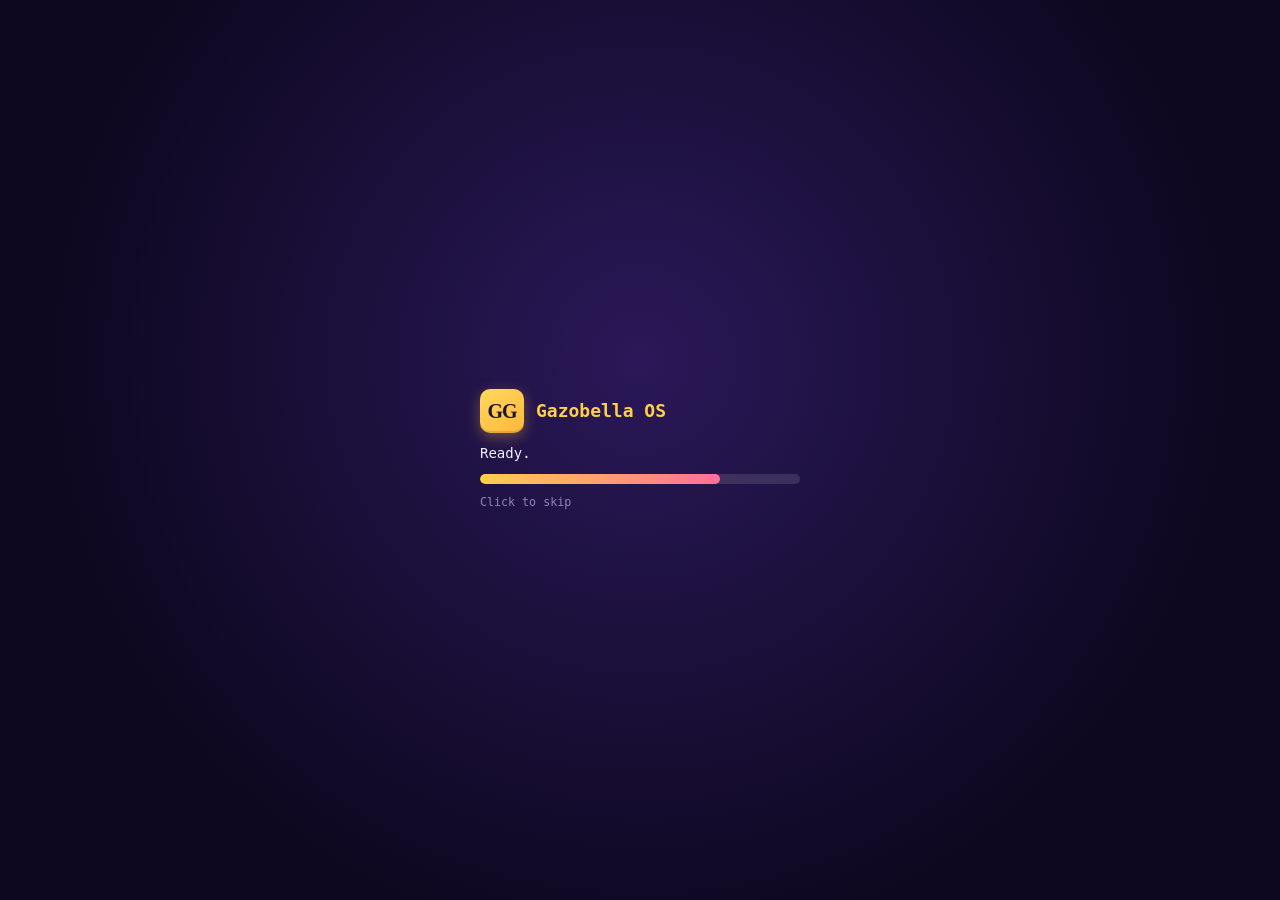
<file: index.html>
<!doctype html>
<html lang="tr" data-theme="night">
<head>
<meta charset="utf-8">
<meta name="viewport" content="width=device-width,initial-scale=1">
<title>Gazobella Games</title>
<link rel="icon" href="data:image/svg+xml,%3Csvg xmlns=%27http://www.w3.org/2000/svg%27 viewBox=%270 0 64 64%27%3E%3Crect x=%274%27 y=%274%27 width=%2756%27 height=%2756%27 rx=%2712%27 fill=%27%23ffcf4a%27 stroke=%27%2316131f%27 stroke-width=%275%27/%3E%3Ctext x=%2732%27 y=%2741%27 font-family=%27Georgia,serif%27 font-weight=%27bold%27 font-size=%2726%27 text-anchor=%27middle%27 fill=%27%2316131f%27%3EGG%3C/text%3E%3C/svg%3E">
<meta name="description" content="Gazobella Games: PC ve mobil için tuhaf fikirli oyunlar geliştiren bağımsız stüdyo. Painting Crew Simulator (PC, Steam Erken Erişim yakında) ve Clone Runner (Android).">
<meta name="theme-color" content="#1a1036">
<link rel="alternate" hreflang="tr" href="https://gazida.github.io/gazobellagames/?lang=tr">
<link rel="alternate" hreflang="en" href="https://gazida.github.io/gazobellagames/?lang=en">
<link rel="alternate" hreflang="x-default" href="https://gazida.github.io/gazobellagames/">
<script>try{if(localStorage.getItem('gz-theme')==='day')document.documentElement.dataset.theme='day'}catch(e){}</script>
<script>(function(){var d=document.documentElement,l=null,s=null;try{var m=/[?&]lang=(en|tr)\b/i.exec(location.search);if(m)l=m[1].toLowerCase()}catch(e){}if(!l){try{s=localStorage.getItem('gz-lang')}catch(e){}if(s==='en'||s==='tr')l=s}if(!l){var n=navigator.languages&&navigator.languages.length?navigator.languages:[navigator.language||''];l='en';for(var i=0;i<n.length;i++)if(/^tr\b/i.test(n[i]||'')){l='tr';break}}d.lang=l;if(l!=='tr')d.className+=' l10n-wait'})()</script>
<link rel="preconnect" href="https://fonts.googleapis.com">
<link rel="preconnect" href="https://fonts.gstatic.com" crossorigin>
<link rel="stylesheet" href="https://fonts.googleapis.com/css2?family=Pixelify+Sans:wght@500;700&amp;display=swap">
<link rel="stylesheet" href="os.css?v=6">
</head>
<body>

<!-- İkon seti -->
<svg width="0" height="0" style="position:absolute" aria-hidden="true" focusable="false">
<defs>
<symbol id="i-home" viewBox="0 0 24 24"><path d="M3 11.5 12 4l9 7.5"/><path d="M5.5 9.8V20h13V9.8"/><path d="M10 20v-5.5h4V20"/></symbol>
<symbol id="i-game" viewBox="0 0 24 24"><path d="M7 7h10a5 5 0 0 1 4.9 6l-.7 3.4a2.4 2.4 0 0 1-4.2 1L15 15H9l-2 2.4a2.4 2.4 0 0 1-4.2-1L2.1 13A5 5 0 0 1 7 7Z"/><path d="M7.5 10v3.5M5.8 11.8h3.5"/><circle cx="16" cy="10.6" r=".6"/><circle cx="17.6" cy="12.8" r=".6"/></symbol>
<symbol id="i-roller" viewBox="0 0 24 24"><rect x="3" y="3" width="15" height="6" rx="2"/><path d="M18 6h2.5v5.5H11v3"/><rect x="9.5" y="14.5" width="3" height="7" rx="1"/></symbol>
<symbol id="i-loop" viewBox="0 0 24 24"><rect x="6" y="2.5" width="12" height="19" rx="2.5"/><path d="M14.6 10.2a3 3 0 1 0 .3 2.6"/><path d="M15 8.4v2.2h-2.2"/></symbol>
<symbol id="i-doc" viewBox="0 0 24 24"><path d="M6 2.8h8l4.5 4.5V21H6Z"/><path d="M14 2.8v4.5h4.5M9 12h6M9 15.5h6M9 19h3.5"/></symbol>
<symbol id="i-press" viewBox="0 0 24 24"><path d="M3.5 8.5h17V20h-17Z"/><path d="M3.5 8.5 6 4h12l2.5 4.5"/><path d="M12 11v6M9.5 14.5 12 17l2.5-2.5"/></symbol>
<symbol id="i-info" viewBox="0 0 24 24"><circle cx="12" cy="12" r="9"/><path d="M9.6 9.5a2.5 2.5 0 1 1 3.4 2.3c-.6.3-1 .8-1 1.5v.7"/><circle cx="12" cy="17" r=".6"/></symbol>
<symbol id="i-mail" viewBox="0 0 24 24"><rect x="3" y="5" width="18" height="14" rx="2.5"/><path d="m4 7 8 6 8-6"/></symbol>
<symbol id="i-lock" viewBox="0 0 24 24"><rect x="4.5" y="10.5" width="15" height="10.5" rx="2.5"/><path d="M8 10.5V7.5a4 4 0 0 1 8 0v3M12 14.5v2.5"/></symbol>
<symbol id="i-trash" viewBox="0 0 24 24"><path d="M4 6.5h16M9.5 6.5V4h5v2.5M6 6.5l1 14h10l1-14M10 10.5v6.5M14 10.5v6.5"/></symbol>
<symbol id="i-search" viewBox="0 0 24 24"><circle cx="10.5" cy="10.5" r="6.5"/><path d="m15.5 15.5 5 5"/></symbol>
<symbol id="i-bell" viewBox="0 0 24 24"><path d="M6 16.5V11a6 6 0 0 1 12 0v5.5l1.8 2H4.2Z"/><path d="M10 20.5a2 2 0 0 0 4 0"/></symbol>
<symbol id="i-moon" viewBox="0 0 24 24"><path d="M20 14.5A8 8 0 0 1 9.5 4a8 8 0 1 0 10.5 10.5Z"/></symbol>
<symbol id="i-sun" viewBox="0 0 24 24"><circle cx="12" cy="12" r="4.2"/><path d="M12 2.5v2.2M12 19.3v2.2M2.5 12h2.2M19.3 12h2.2M5.3 5.3l1.6 1.6M17.1 17.1l1.6 1.6M5.3 18.7l1.6-1.6M17.1 6.9l1.6-1.6"/></symbol>
<symbol id="i-min" viewBox="0 0 24 24"><path d="M6 12.5h12"/></symbol>
<symbol id="i-max" viewBox="0 0 24 24"><rect x="6" y="6" width="12" height="12" rx="2"/></symbol>
<symbol id="i-x" viewBox="0 0 24 24"><path d="m6.5 6.5 11 11M17.5 6.5l-11 11"/></symbol>
<symbol id="i-chev" viewBox="0 0 24 24"><path d="m9.5 6 6 6-6 6"/></symbol>
<symbol id="i-back" viewBox="0 0 24 24"><path d="m14.5 6-6 6 6 6"/></symbol>
<symbol id="i-clock" viewBox="0 0 24 24"><circle cx="12" cy="12" r="8.5"/><path d="M12 7.5V12l3 2"/></symbol>
<symbol id="i-globe" viewBox="0 0 24 24"><circle cx="12" cy="12" r="8.5"/><path d="M3.5 12h17M12 3.5c2.6 2.4 3.8 5.2 3.8 8.5s-1.2 6.1-3.8 8.5c-2.6-2.4-3.8-5.2-3.8-8.5S9.4 5.9 12 3.5Z"/></symbol>
<symbol id="i-shield" viewBox="0 0 24 24"><path d="M12 3 4.5 6v5.5c0 4.6 3.2 8 7.5 9.5 4.3-1.5 7.5-4.9 7.5-9.5V6Z"/><path d="m9 12 2.2 2.2L15.5 10"/></symbol>
<symbol id="i-cube" viewBox="0 0 100 100"><path d="M50 4 92 27 50 50 8 27Z" fill="var(--cube-top)"/><path d="M8 27 50 50v46L8 73Z" fill="var(--cube-left)"/><path d="M92 27 50 50v46l42-23Z" fill="var(--cube-right)"/></symbol>
</defs>
</svg>

<div id="boot" aria-hidden="true"><div><b><span class="gg">GG</span> Gazobella OS</b><span id="boot-line" data-i18n="boot.0">Çekirdek yükleniyor…</span><i><em id="boot-bar"></em></i><small data-i18n="boot.skip">Geçmek için tıkla</small></div></div>

<h1 class="sr">Gazobella Games</h1>

<!-- Duvar kâğıdı: parıltılar, küpler, yapraklar, boya tuvali -->
<div class="wall" aria-hidden="true">
  <div class="glow g1"></div><div class="glow g2"></div><div class="glow g3"></div><div class="glow g4"></div>
  <div class="cubes">
    <svg class="cube" style="--x:31%;--y:62%;--s:64px;--d:19s;--r:-12deg"><use href="#i-cube"/></svg>
    <svg class="cube" style="--x:47%;--y:73%;--s:46px;--d:23s;--r:18deg"><use href="#i-cube"/></svg>
    <svg class="cube" style="--x:62%;--y:12%;--s:34px;--d:17s;--r:8deg"><use href="#i-cube"/></svg>
    <svg class="cube" style="--x:79%;--y:47%;--s:72px;--d:26s;--r:14deg"><use href="#i-cube"/></svg>
    <svg class="cube" style="--x:93%;--y:30%;--s:40px;--d:21s;--r:-20deg"><use href="#i-cube"/></svg>
    <svg class="cube" style="--x:11%;--y:88%;--s:52px;--d:24s;--r:22deg"><use href="#i-cube"/></svg>
    <svg class="cube" style="--x:57%;--y:92%;--s:30px;--d:18s;--r:-6deg"><use href="#i-cube"/></svg>
  </div>
  <svg class="leaves" viewBox="0 0 1600 900" preserveAspectRatio="xMidYMax slice">
    <g class="lf1"><path d="M0 900V610c60 10 120 60 150 140 20-90 90-150 170-150-40 60-50 140-20 300Z"/><path d="M90 900c10-120 60-210 150-260-20 90-10 180 30 260Z"/></g>
    <g class="lf2"><path d="M200 900c30-70 90-120 170-130-40 40-60 90-60 130Z"/><path d="M1600 900V640c-70 0-140 50-170 130-20-60-70-100-130-110 30 70 40 150 20 240Z"/></g>
  </svg>
  <canvas id="paint"></canvas>
</div>

<!-- Üst çubuk -->
<header class="bar">
  <button class="brand" type="button" data-open="w-about" aria-label="Gazobella OS hakkında" data-i18n-attr="aria-label:brand"><span class="gg">GG</span><span class="brand-name">Gazobella OS</span></button>
  <div class="search" role="search">
    <svg class="ico" aria-hidden="true"><use href="#i-search"/></svg>
    <input id="q" type="search" placeholder="Ara…" autocomplete="off" spellcheck="false" role="combobox" aria-label="Pencere ve oyun ara" aria-autocomplete="list" aria-expanded="false" aria-controls="q-list" data-i18n-attr="placeholder:q.ph,aria-label:q.label">
    <kbd aria-hidden="true">/</kbd>
    <ul id="q-list" class="pop q-list" role="listbox" aria-label="Arama sonuçları" data-i18n-attr="aria-label:q.results" hidden></ul>
  </div>
  <div class="bar-right">
    <div class="pop-wrap">
      <button id="bell" class="icon-btn" type="button" aria-label="Bildirimler" data-i18n-attr="aria-label:bell" aria-expanded="false" aria-controls="notes"><svg class="ico" aria-hidden="true"><use href="#i-bell"/></svg><span class="dot" hidden></span></button>
      <div id="notes" class="pop notes" hidden>
        <p class="pop-h" data-i18n="bell.h">Son haberler</p>
        <ul id="notes-list"></ul>
        <button type="button" class="pop-more" data-open="w-devlog"><span data-i18n="bell.more">Tüm devlog</span> <svg class="ico" aria-hidden="true"><use href="#i-chev"/></svg></button>
      </div>
    </div>
    <nav class="links" aria-label="Ana menü" data-i18n-attr="aria-label:nav"><button type="button" data-open="w-games" data-i18n="nav.games">Oyunlar</button><button type="button" data-open="w-devlog">DevLog</button><button type="button" data-open="w-press" data-i18n="nav.press">Basın</button><button type="button" data-open="w-contact" data-i18n="nav.contact">İletişim</button></nav>
    <span id="clock" aria-hidden="true">--:--</span>
    <button id="roller" class="icon-btn" type="button" aria-label="Masaüstünü boya" aria-pressed="false" title="Masaüstünü boya" data-i18n-attr="aria-label:roller,title:roller"><svg class="ico" aria-hidden="true"><use href="#i-roller"/></svg></button>
    <button id="theme" class="icon-btn moon" type="button" aria-label="Gündüz temasına geç" title="Tema" data-i18n-attr="title:theme"><svg class="ico i-moon" aria-hidden="true"><use href="#i-moon"/></svg><svg class="ico i-sun" aria-hidden="true"><use href="#i-sun"/></svg></button>
    <div class="lang" role="group" aria-label="Dil / Language"><button type="button" data-lang="tr" lang="tr" aria-label="Türkçe" aria-pressed="true">TR</button><button type="button" data-lang="en" lang="en" aria-label="English" aria-pressed="false">EN</button></div>
  </div>
</header>

<!-- Boya araç çubuğu (easter egg) -->
<div id="paintbar" class="paintbar" role="toolbar" aria-label="Boya araçları" data-i18n-attr="aria-label:pb" hidden>
  <span class="pb-t" data-i18n="pb.t">Rulo modu</span>
  <button type="button" class="sw on" style="--c:#ffcf4a" data-c="#ffcf4a" aria-label="Sarı" data-i18n-attr="aria-label:c.yellow" aria-pressed="true"></button>
  <button type="button" class="sw" style="--c:#4fd6c4" data-c="#4fd6c4" aria-label="Turkuaz" data-i18n-attr="aria-label:c.teal" aria-pressed="false"></button>
  <button type="button" class="sw" style="--c:#ff6f9a" data-c="#ff6f9a" aria-label="Pembe" data-i18n-attr="aria-label:c.pink" aria-pressed="false"></button>
  <button type="button" class="sw" style="--c:#ff9f55" data-c="#ff9f55" aria-label="Turuncu" data-i18n-attr="aria-label:c.orange" aria-pressed="false"></button>
  <button type="button" class="sw" style="--c:#2f5fd0" data-c="#2f5fd0" aria-label="Lacivert" data-i18n-attr="aria-label:c.navy" aria-pressed="false"></button>
  <button type="button" id="pb-clear" class="pb-btn" data-i18n="pb.clear">Temizle</button>
  <button type="button" id="pb-done" class="pb-btn on" data-i18n="pb.done">Bitti</button>
</div>

<!-- Sol dock -->
<nav class="side" id="side" aria-label="Uygulamalar" data-i18n-attr="aria-label:side">
  <button type="button" class="ic home" data-home aria-current="page"><i><svg aria-hidden="true"><use href="#i-home"/></svg></i><span data-i18n="side.home">Ana Sayfa</span></button>
  <button type="button" class="ic" data-open="w-games" style="--c:var(--violet)"><i><svg aria-hidden="true"><use href="#i-game"/></svg></i><span data-i18n="nav.games">Oyunlar</span></button>
  <button type="button" class="ic" data-open="w-paint" style="--c:var(--orange)"><i><svg aria-hidden="true"><use href="#i-roller"/></svg></i><span>Painting Crew</span></button>
  <button type="button" class="ic" data-open="w-clone" style="--c:var(--green)"><i><svg aria-hidden="true"><use href="#i-loop"/></svg></i><span>Clone Runner</span></button>
  <button type="button" class="ic" data-open="w-devlog" style="--c:var(--pink)"><i><svg aria-hidden="true"><use href="#i-doc"/></svg></i><span>Devlog</span></button>
  <button type="button" class="ic" data-open="w-press" style="--c:var(--blue)"><i><svg aria-hidden="true"><use href="#i-press"/></svg></i><span data-i18n="side.press">Basın kiti</span></button>
  <button type="button" class="ic" data-open="w-about" style="--c:var(--lilac)"><i><svg aria-hidden="true"><use href="#i-info"/></svg></i><span data-i18n="side.about">Hakkımızda</span></button>
  <button type="button" class="ic" data-open="w-contact" style="--c:var(--teal)"><i><svg aria-hidden="true"><use href="#i-mail"/></svg></i><span data-i18n="nav.contact">İletişim</span></button>
  <button type="button" class="ic" data-open="w-locked" style="--c:var(--slate)"><i><svg aria-hidden="true"><use href="#i-lock"/></svg></i><span data-i18n="side.locked">Gizli Proje</span></button>
  <button type="button" class="ic" data-open="w-trash" style="--c:var(--slate)"><i><svg aria-hidden="true"><use href="#i-trash"/></svg></i><span data-i18n="trash">Çöp kutusu</span></button>
</nav>

<main class="desk" id="desk">

<!-- Painting Crew Simulator -->
<section class="win" id="w-paint" aria-label="Painting Crew Simulator" data-task="PaintingCrew.exe" data-ic="i-roller" style="--c:var(--orange)" data-keys="painting crew simulator boya badana boyaci pc steam simulasyon oyun">
<div class="tb"><span class="tt"><i class="wic"><svg aria-hidden="true"><use href="#i-roller"/></svg></i><span>PaintingCrew.exe — PC</span></span><span class="ctl"><button type="button" data-min aria-label="Küçült"><svg aria-hidden="true"><use href="#i-min"/></svg></button><button type="button" data-max aria-label="Büyüt"><svg aria-hidden="true"><use href="#i-max"/></svg></button><button type="button" data-close aria-label="Kapat"><svg aria-hidden="true"><use href="#i-x"/></svg></button></span></div>
<div class="bd">
<a class="hero" href="img/pcs/hero.jpg?v=5" data-lb><img src="img/pcs/hero.jpg?v=5" width="1600" height="900" alt="Kiremit rengine boyanmış, mobilyalı salon; yerde boya kovaları ve fırçalar" data-i18n-attr="alt:pcs.hero"></a>
<h2>Painting Crew Simulator</h2>
<p data-i18n="pcs.desc">Kendi küçük boya badana dükkânının patronusun. İlan panosundan işi kap, malzemeyi hazırla ve daireyi usulünce yap: naylonla ört, kazı, alçıyı çek, zımparala, fırça ve bantla kenarları kes, ruloyla iki kat at. Temiz iş, dolgun yevmiye; kazandıkça daha iyi aletler, renk makinesinde özel karışımlar ve daha büyük işler seni bekliyor.</p>
<p class="tags"><span>PC</span><span data-i18n="tag.sim">Simülasyon</span><span data-i18n="tag.fps">Birinci şahıs</span><span>Unity 6</span><span class="st" data-i18n="tag.ea">Steam Erken Erişim · yakında</span></p>
<button type="button" class="cta" disabled><svg class="ico" aria-hidden="true"><use href="#i-clock"/></svg><span data-i18n="pcs.cta">Steam sayfası yakında</span></button>
<video class="clip" controls playsinline preload="none" poster="img/pcs/poster.jpg?v=5" width="1920" height="1080" aria-label="Painting Crew Simulator oynanış videosu" data-i18n-attr="aria-label:pcs.video"><source src="img/pcs/oynanis.mp4?v=5" type="video/mp4"></video>
<div class="gal wide">
<a href="img/pcs/shot1.jpg?v=5" data-lb><img loading="lazy" src="img/pcs/shot1.jpg?v=5" width="1280" height="720" alt="Birinci şahıs görünüm: elde rulo, gri duvarın yarısı kiremit rengine boyanmış, koltuk naylonla örtülü" data-i18n-attr="alt:pcs.s1"></a>
<a href="img/pcs/shot2.jpg?v=5" data-lb><img loading="lazy" src="img/pcs/shot2.jpg?v=5" width="1280" height="720" alt="Boyaya hazırlanmış oda: ortaya çekilip naylonla örtülmüş mobilyalar" data-i18n-attr="alt:pcs.s2"></a>
<a href="img/pcs/shot3.jpg?v=5" data-lb><img loading="lazy" src="img/pcs/shot3.jpg?v=5" width="1280" height="720" alt="İş teslimi: odanın önceki ve sonraki hâlini karşılaştıran kaydırma çubuğu" data-i18n-attr="alt:pcs.s3"></a>
<a href="img/pcs/shot4.jpg?v=5" data-lb><img loading="lazy" src="img/pcs/shot4.jpg?v=5" width="1280" height="720" alt="Cadde mağazasının içi: dolu raflar ve alışveriş yapan müşteriler" data-i18n-attr="alt:pcs.s4"></a>
<a href="img/pcs/shot5.jpg?v=5" data-lb><img loading="lazy" src="img/pcs/shot5.jpg?v=5" width="1280" height="720" alt="Mahalle dükkânının sokaktan görünümü: İyi Boya tabelası ve kırmızı tente" data-i18n-attr="alt:pcs.s5"></a>
</div>
</div></section>

<!-- Clone Runner -->
<section class="win" id="w-clone" aria-label="Clone Runner" data-task="CloneRunner.apk" data-ic="i-loop" style="--c:var(--green)" data-keys="clone runner klon android mobil zaman kule bulmaca oyun">
<div class="tb"><span class="tt"><i class="wic"><svg aria-hidden="true"><use href="#i-loop"/></svg></i><span>CloneRunner.apk — Android</span></span><span class="ctl"><button type="button" data-min aria-label="Küçült"><svg aria-hidden="true"><use href="#i-min"/></svg></button><button type="button" data-max aria-label="Büyüt"><svg aria-hidden="true"><use href="#i-max"/></svg></button><button type="button" data-close aria-label="Kapat"><svg aria-hidden="true"><use href="#i-x"/></svg></button></span></div>
<div class="bd">
<a class="hero shot" href="img/menu_giris.png" data-lb><img src="img/menu_giris.png" width="1440" height="3088" alt="Clone Runner ana menüsü" data-i18n-attr="alt:cr.hero"></a>
<h2>Clone Runner</h2>
<p data-i18n="cr.desc">Zaman Kulesi'nde stajyerin ilk günü. Kırmızı düğmeye dokundun, kule kilitlendi. Her denemen geride bir yankı bırakır: yankın butona basar, kapıdan sen geçersin.</p>
<p class="tags"><span>Android</span><span data-i18n="tag.timing">Zamanlama bulmacası</span><span class="st">Beta · V0.4</span></p>
<div class="gal">
<a href="img/menu_harita.png" data-lb><img loading="lazy" src="img/menu_harita.png" width="1440" height="3088" alt="Kule haritası" data-i18n-attr="alt:cr.s1"></a>
<a href="img/preview_level4_timeloop.png" data-lb><img loading="lazy" src="img/preview_level4_timeloop.png" width="540" height="960" alt="Laboratuvar bölümü" data-i18n-attr="alt:cr.s2"></a>
<a href="img/preview_forest_kit_level10.png" data-lb><img loading="lazy" src="img/preview_forest_kit_level10.png" width="540" height="960" alt="Orman katı" data-i18n-attr="alt:cr.s3"></a>
<a href="img/l21_game.png" data-lb><img loading="lazy" src="img/l21_game.png" width="540" height="960" alt="Mağara katı" data-i18n-attr="alt:cr.s4"></a>
<a href="img/menu_uzay.png" data-lb><img loading="lazy" src="img/menu_uzay.png" width="1440" height="3088" alt="Uzay katı haritası" data-i18n-attr="alt:cr.s5"></a>
<a href="img/flow_level_complete.png" data-lb><img loading="lazy" src="img/flow_level_complete.png" width="1440" height="3088" alt="Bölüm tamamlandı ekranı" data-i18n-attr="alt:cr.s6"></a>
</div>
<p class="note" data-i18n="cr.videos">Oynanış videoları yakında.</p>
</div>
<div class="ft"><a class="btn" href="privacy-policy.html" target="_blank" rel="noopener" data-i18n-attr="href:cr.privacyHref"><svg class="ico" aria-hidden="true"><use href="#i-shield"/></svg><span data-i18n="cr.privacy">Gizlilik Politikası</span></a></div>
</section>

<!-- Devlog -->
<section class="win term" id="w-devlog" aria-label="Devlog" data-task="devlog.txt" data-ic="i-doc" style="--c:var(--pink)" data-keys="devlog gunluk haberler guncelleme notlar">
<div class="tb"><span class="tt"><i class="wic"><svg aria-hidden="true"><use href="#i-doc"/></svg></i><span>devlog.txt</span></span><span class="ctl"><button type="button" data-min aria-label="Küçült"><svg aria-hidden="true"><use href="#i-min"/></svg></button><button type="button" data-max aria-label="Büyüt"><svg aria-hidden="true"><use href="#i-max"/></svg></button><button type="button" data-close aria-label="Kapat"><svg aria-hidden="true"><use href="#i-x"/></svg></button></span></div>
<div class="bd mono log">
<p data-d="20.11"><b data-i18n="log.d7">20.11</b><span data-i18n="log.7">Painting Crew Simulator: üç boy dükkân, resimli toptancı ve hazır renkler.</span></p>
<p data-d="19.11"><b data-i18n="log.d6">19.11</b><span data-i18n="log.6">Painting Crew Simulator: iş teslimi. Önce/sonra karşılaştırması ve müşterinin tepkisi.</span></p>
<p data-d="14.11"><b data-i18n="log.d1">14.11</b><span data-i18n="log.1">Painting Crew Simulator: fragman kurgusu tamamlandı.</span></p>
<p data-d="08.11"><b data-i18n="log.d2">08.11</b><span data-i18n="log.2">Painting Crew Simulator: usta dükkânı ve şehir haritası.</span></p>
<p data-d="25.10"><b data-i18n="log.d3">25.10</b><span data-i18n="log.3">Clone Runner: Kat 2, orman bölümleri ve platformlar.</span></p>
<p data-d="23.10"><b data-i18n="log.d4">23.10</b><span data-i18n="log.4">Clone Runner: giriş sinematiği. Stajyer kırmızı düğmeye dokundu.</span></p>
<p data-d="22.10"><b data-i18n="log.d5">22.10</b><span data-i18n="log.5">Clone Runner: ilk oynanabilir prototip.</span></p>
<p class="prompt">&gt; <span class="cur">█</span></p>
</div></section>

<!-- Oyunlar klasörü -->
<section class="win" id="w-games" aria-label="Oyunlarım" data-task="oyunlar/" data-ic="i-game" style="--c:var(--violet)" data-keys="oyunlar oyunlarim liste pc mobil klasor" data-i18n-attr="aria-label:games.t,data-task:games.task">
<div class="tb"><span class="tt"><i class="wic"><svg aria-hidden="true"><use href="#i-game"/></svg></i><span data-i18n="games.t">Oyunlarım</span></span><span class="ctl"><button type="button" data-min aria-label="Küçült"><svg aria-hidden="true"><use href="#i-min"/></svg></button><button type="button" data-max aria-label="Büyüt"><svg aria-hidden="true"><use href="#i-max"/></svg></button><button type="button" data-close aria-label="Kapat"><svg aria-hidden="true"><use href="#i-x"/></svg></button></span></div>
<div class="bd">
<div class="filters" role="group" aria-label="Platform filtresi" data-i18n-attr="aria-label:games.filter"><button type="button" class="on" aria-pressed="true" data-f="all" data-i18n="games.all">Tümü</button><button type="button" aria-pressed="false" data-f="pc">PC</button><button type="button" aria-pressed="false" data-f="mobile" data-i18n="games.mobile">Mobil</button></div>
<ul class="list">
<li data-p="pc"><button type="button" data-open="w-paint"><i style="--c:var(--orange)">PC</i><span><b>Painting Crew Simulator</b><small data-i18n="games.pcs">PC · Erken Erişim yakında</small></span><svg class="chev" aria-hidden="true"><use href="#i-chev"/></svg></button></li>
<li data-p="mobile"><button type="button" data-open="w-clone"><i style="--c:var(--teal)">CR</i><span><b>Clone Runner</b><small>Android · Beta</small></span><svg class="chev" aria-hidden="true"><use href="#i-chev"/></svg></button></li>
<li data-p="pc"><button type="button" data-open="w-locked"><i style="--c:var(--violet)">?</i><span><b data-i18n="games.secret">gizli_proje</b><small data-i18n="games.restricted">Erişim kısıtlı</small></span><svg class="chev" aria-hidden="true"><use href="#i-chev"/></svg></button></li>
</ul>
</div></section>

<!-- Basın kiti -->
<section class="win" id="w-press" hidden aria-label="Basın kiti" data-task="basin_kiti.zip" data-ic="i-press" style="--c:var(--blue)" data-keys="basin kiti press kit logo ekran goruntusu bilgi" data-i18n-attr="aria-label:side.press,data-task:press.task">
<div class="tb"><span class="tt"><i class="wic"><svg aria-hidden="true"><use href="#i-press"/></svg></i><span data-i18n="press.task">basin_kiti.zip</span></span><span class="ctl"><button type="button" data-min aria-label="Küçült"><svg aria-hidden="true"><use href="#i-min"/></svg></button><button type="button" data-max aria-label="Büyüt"><svg aria-hidden="true"><use href="#i-max"/></svg></button><button type="button" data-close aria-label="Kapat"><svg aria-hidden="true"><use href="#i-x"/></svg></button></span></div>
<div class="bd">
<p data-i18n="press.contents">İçindekiler:</p>
<ul class="files"><li>logo/ <small>SVG, PNG</small></li><li data-i18n-html="press.shots">ekran_goruntuleri/ <small>her oyun için</small></li><li data-i18n="press.sheet">bilgi_foyu.pdf</li><li data-i18n="press.trailers">fragmanlar/</li></ul>
<button type="button" class="cta small" disabled data-i18n="press.dl">İndir (hazırlanıyor)</button>
<p class="note" data-i18n="press.note">Şimdilik basın talepleri için e-posta atın.</p>
</div></section>

<!-- Hakkımızda -->
<section class="win" id="w-about" hidden aria-label="Hakkımızda" data-task="hakkimizda.txt" data-ic="i-info" style="--c:var(--lilac)" data-keys="hakkimizda studyo gazobella games unity blender" data-i18n-attr="aria-label:about.label,data-task:about.task">
<div class="tb"><span class="tt"><i class="wic"><svg aria-hidden="true"><use href="#i-info"/></svg></i><span data-i18n="about.task">hakkimizda.txt</span></span><span class="ctl"><button type="button" data-min aria-label="Küçült"><svg aria-hidden="true"><use href="#i-min"/></svg></button><button type="button" data-max aria-label="Büyüt"><svg aria-hidden="true"><use href="#i-max"/></svg></button><button type="button" data-close aria-label="Kapat"><svg aria-hidden="true"><use href="#i-x"/></svg></button></span></div>
<div class="bd">
<h2>Gazobella Games</h2>
<p data-i18n="about.1">Gazobella Games, PC ve mobil için oyunlar geliştiren bağımsız bir stüdyo. Oyunlar Unity ile geliştiriliyor, modeller Blender'da hazırlanıyor.</p>
<p data-i18n="about.2">Sevdiğimiz şey: tek cümleyle anlatılabilen, ama oynadıkça tuhaflaşan fikirler.</p>
</div></section>

<!-- İletişim -->
<section class="win" id="w-contact" hidden aria-label="İletişim" data-task="iletisim.mail" data-ic="i-mail" style="--c:var(--teal)" data-keys="iletisim e-posta mail iletisim basin is birligi geri bildirim" data-i18n-attr="aria-label:nav.contact,data-task:contact.task">
<div class="tb"><span class="tt"><i class="wic"><svg aria-hidden="true"><use href="#i-mail"/></svg></i><span data-i18n="contact.task">iletisim.mail</span></span><span class="ctl"><button type="button" data-min aria-label="Küçült"><svg aria-hidden="true"><use href="#i-min"/></svg></button><button type="button" data-max aria-label="Büyüt"><svg aria-hidden="true"><use href="#i-max"/></svg></button><button type="button" data-close aria-label="Kapat"><svg aria-hidden="true"><use href="#i-x"/></svg></button></span></div>
<div class="bd">
<p class="mono mailhead" data-i18n-html="contact.head">Kime: Gazobella Games<br>Konu: Merhaba!</p>
<p data-i18n="contact.body">Geri bildirim, iş birliği ya da basın için yazın.</p>
<a class="cta small" href="mailto:fourmalgames4@gmail.com"><svg class="ico" aria-hidden="true"><use href="#i-mail"/></svg><span data-i18n="contact.send">E-posta gönder</span></a>
</div></section>

<!-- Gizli proje -->
<section class="win alert" id="w-locked" hidden aria-label="Erişim reddedildi" data-task="gizli_proje/" data-ic="i-lock" style="--c:var(--slate)" data-keys="gizli proje kilitli yeni dunya" data-i18n-attr="aria-label:locked.label,data-task:locked.task">
<div class="tb"><span class="tt"><i class="wic"><svg aria-hidden="true"><use href="#i-lock"/></svg></i><span data-i18n="locked.task">gizli_proje/</span></span><span class="ctl"><button type="button" data-close aria-label="Kapat"><svg aria-hidden="true"><use href="#i-x"/></svg></button></span></div>
<div class="bd">
<p><b data-i18n="locked.h">Erişim reddedildi.</b></p>
<p data-i18n="locked.body">Bu klasör henüz kilitli. İpucu: ışıklar yeni bir dünyada yanacak.</p>
<button type="button" class="cta small" data-close data-i18n="locked.ok">Tamam</button>
</div></section>

<!-- Çöp kutusu -->
<section class="win term" id="w-trash" hidden aria-label="Çöp kutusu" data-task="Çöp kutusu" data-ic="i-trash" style="--c:var(--slate)" data-keys="cop kutusu silinenler trash" data-i18n-attr="aria-label:trash,data-task:trash">
<div class="tb"><span class="tt"><i class="wic"><svg aria-hidden="true"><use href="#i-trash"/></svg></i><span data-i18n="trash.t">Çöp kutusu (3)</span></span><span class="ctl"><button type="button" data-min aria-label="Küçült"><svg aria-hidden="true"><use href="#i-min"/></svg></button><button type="button" data-max aria-label="Büyüt"><svg aria-hidden="true"><use href="#i-max"/></svg></button><button type="button" data-close aria-label="Kapat"><svg aria-hidden="true"><use href="#i-x"/></svg></button></span></div>
<div class="bd mono">
<p data-i18n-html="trash.1">✗ kirmizi_dugme_v1 <small>— herkes bastı</small></p>
<p data-i18n-html="trash.2">✗ sonsuz_koridor <small>— gerçekten sonsuzdu</small></p>
<p data-i18n-html="trash.3">✗ klon_dans_modu <small>— fazla eğlenceli</small></p>
</div></section>
</main>

<!-- Maskot: retro monitör, masa ve selam -->
<div class="mascot" id="mascot">
  <p class="bubble" id="bubble" aria-live="polite"></p>
  <button type="button" class="mon-btn" id="mon" aria-label="Monitöre dokun: yüzünü değiştir" data-i18n-attr="aria-label:mon">
  <svg class="scene" viewBox="0 0 340 250" aria-hidden="true">
    <defs>
      <linearGradient id="m-body" x1="0" y1="0" x2="1" y2="1"><stop offset="0" stop-color="var(--mon-a)"/><stop offset="1" stop-color="var(--mon-b)"/></linearGradient>
      <radialGradient id="m-screen" cx=".5" cy=".5" r=".7"><stop offset="0" stop-color="#4a2a12"/><stop offset="1" stop-color="#1c0f08"/></radialGradient>
      <linearGradient id="m-desk" x1="0" y1="0" x2="0" y2="1"><stop offset="0" stop-color="var(--desk-a)"/><stop offset="1" stop-color="var(--desk-b)"/></linearGradient>
      <filter id="m-glow" x="-30%" y="-30%" width="160%" height="160%"><feGaussianBlur stdDeviation="2.4" result="b"/><feMerge><feMergeNode in="b"/><feMergeNode in="SourceGraphic"/></feMerge></filter>
    </defs>
    <ellipse cx="200" cy="168" rx="120" ry="70" fill="#ffb84a" opacity=".16"/>
    <!-- masa -->
    <path d="M0 176h340v74H0Z" fill="url(#m-desk)"/>
    <path d="M0 176h340v5H0Z" fill="var(--desk-edge)"/>
    <!-- kitaplar ve kupa -->
    <rect x="34" y="160" width="74" height="16" rx="3" fill="#5d3fb0"/>
    <rect x="40" y="147" width="64" height="13" rx="3" fill="#3f2b85"/>
    <rect x="44" y="149" width="56" height="2" fill="#8f73ee" opacity=".6"/>
    <g transform="translate(52 112)"><path d="M0 4h28v27a5 5 0 0 1-5 5H5a5 5 0 0 1-5-5Z" fill="#cfc6ea"/><path d="M28 10h4a6 6 0 0 1 0 12h-4" fill="none" stroke="#cfc6ea" stroke-width="4"/><ellipse cx="14" cy="4" rx="14" ry="3" fill="#8f86b0"/><text x="14" y="25" text-anchor="middle" font-family="Georgia,serif" font-weight="700" font-size="11" fill="#2a1f45">GG</text><path class="steam" d="M9-4c-3-5 3-7 0-12M18-4c-3-5 3-7 0-12" fill="none" stroke="#fff" stroke-opacity=".35" stroke-width="2" stroke-linecap="round"/></g>
    <!-- monitör -->
    <path d="M176 176l8-16h52l8 16Z" fill="var(--mon-b)"/>
    <rect x="128" y="20" width="184" height="146" rx="26" fill="url(#m-body)"/>
    <rect x="128" y="20" width="184" height="146" rx="26" fill="none" stroke="#fff" stroke-opacity=".18" stroke-width="2"/>
    <rect x="144" y="34" width="152" height="114" rx="18" fill="#140b24"/>
    <rect x="152" y="41" width="136" height="100" rx="14" fill="url(#m-screen)"/>
    <rect class="screen-glow" x="152" y="41" width="136" height="100" rx="14" fill="#ffcf4a" opacity=".07"/>
    <g id="face" filter="url(#m-glow)" fill="#ffd54a" transform="translate(175 56)"></g>
    <path d="M160 48c20-6 50-7 74-4" stroke="#fff" stroke-opacity=".12" stroke-width="5" stroke-linecap="round" fill="none"/>
    <circle cx="292" cy="156" r="3.2" fill="#6ff0a0"/>
    <path d="M300 60v40M306 64v32" stroke="#000" stroke-opacity=".22" stroke-width="3" stroke-linecap="round"/>
    <path d="M312 140c18 4 22 20 28 36" stroke="#1b1233" stroke-width="4" fill="none"/>
  </svg>
  </button>
  <p class="hello" aria-hidden="true"><span data-i18n="hello">selam, oyuncu.</span>
    <svg class="uline" viewBox="0 0 300 24" preserveAspectRatio="none"><path d="M4 16C60 8 140 6 210 9c34 1.5 60 4 86 8" fill="none" stroke="var(--accent)" stroke-width="5" stroke-linecap="round"/><path d="M120 19c50-3 100-3 150 1" fill="none" stroke="var(--accent)" stroke-width="3" stroke-linecap="round" opacity=".6"/></svg>
  </p>
</div>

<footer class="dock" id="dock" aria-label="Görev çubuğu" data-i18n-attr="aria-label:dock"></footer>

<div id="lb" role="dialog" aria-modal="true" aria-label="Görsel önizleme" data-i18n-attr="aria-label:lb" hidden>
  <figure><img alt=""><figcaption><span id="lb-cap"></span><span id="lb-n"></span></figcaption></figure>
  <button type="button" class="lb-btn lb-prev" aria-label="Önceki görsel" data-i18n-attr="aria-label:lb.prev"><svg aria-hidden="true"><use href="#i-back"/></svg></button>
  <button type="button" class="lb-btn lb-next" aria-label="Sonraki görsel" data-i18n-attr="aria-label:lb.next"><svg aria-hidden="true"><use href="#i-chev"/></svg></button>
  <button type="button" class="lb-btn lb-close" aria-label="Kapat" data-i18n-attr="aria-label:win.close"><svg aria-hidden="true"><use href="#i-x"/></svg></button>
</div>
<script src="i18n.js?v=6"></script>
<script src="os.js?v=6"></script>
</body>
</html>
</file>
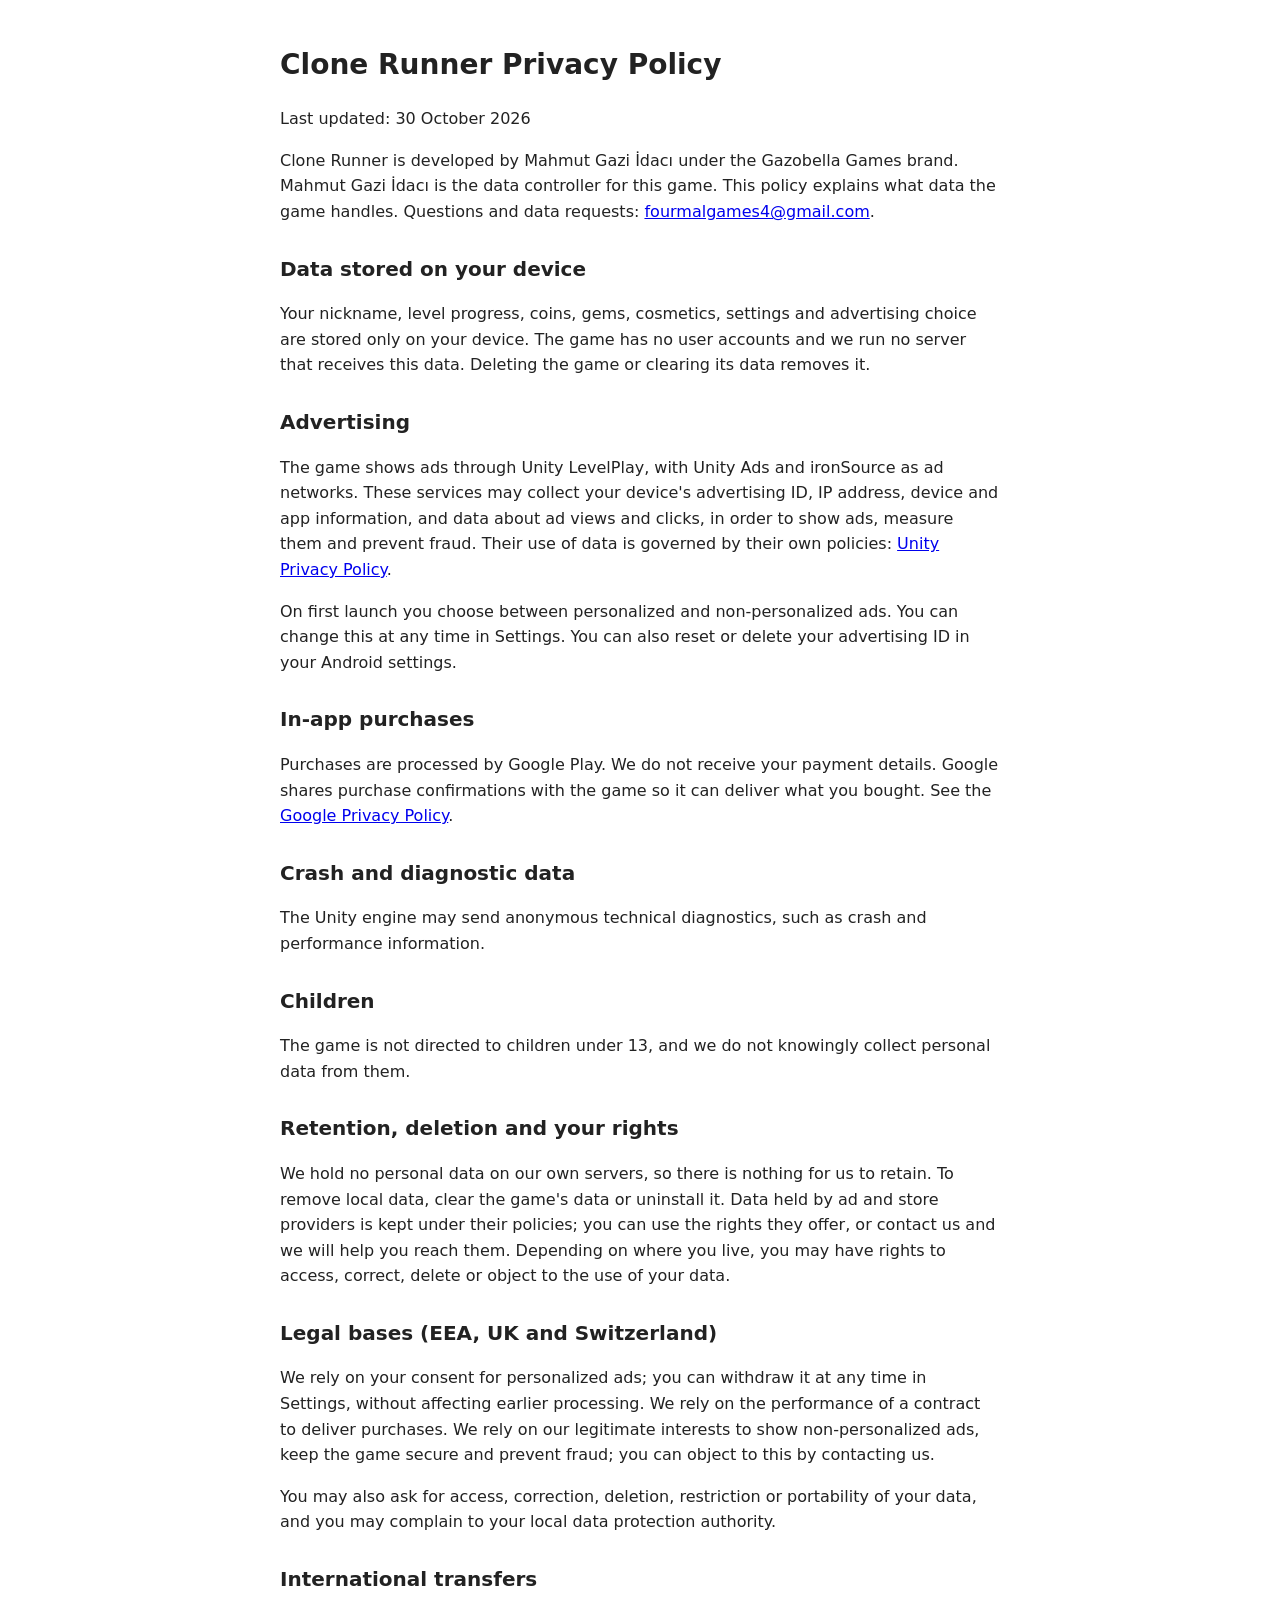
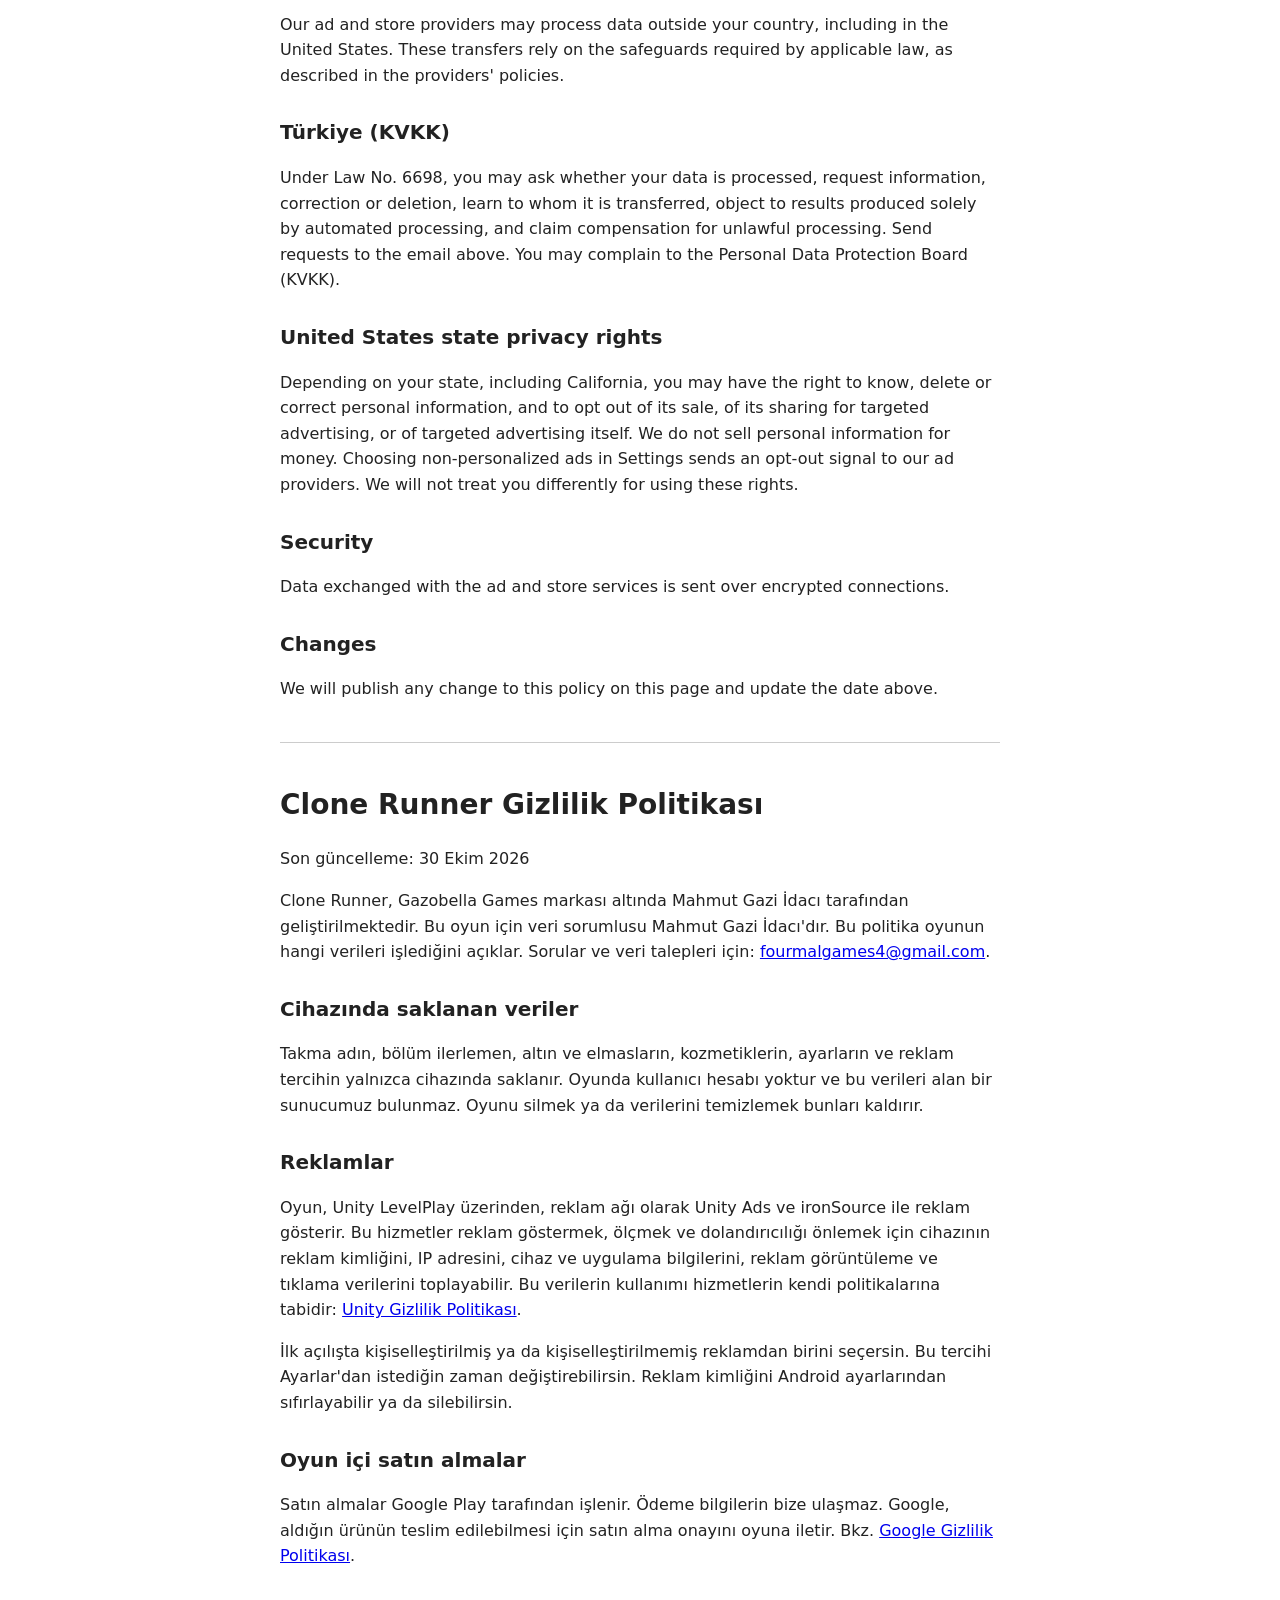
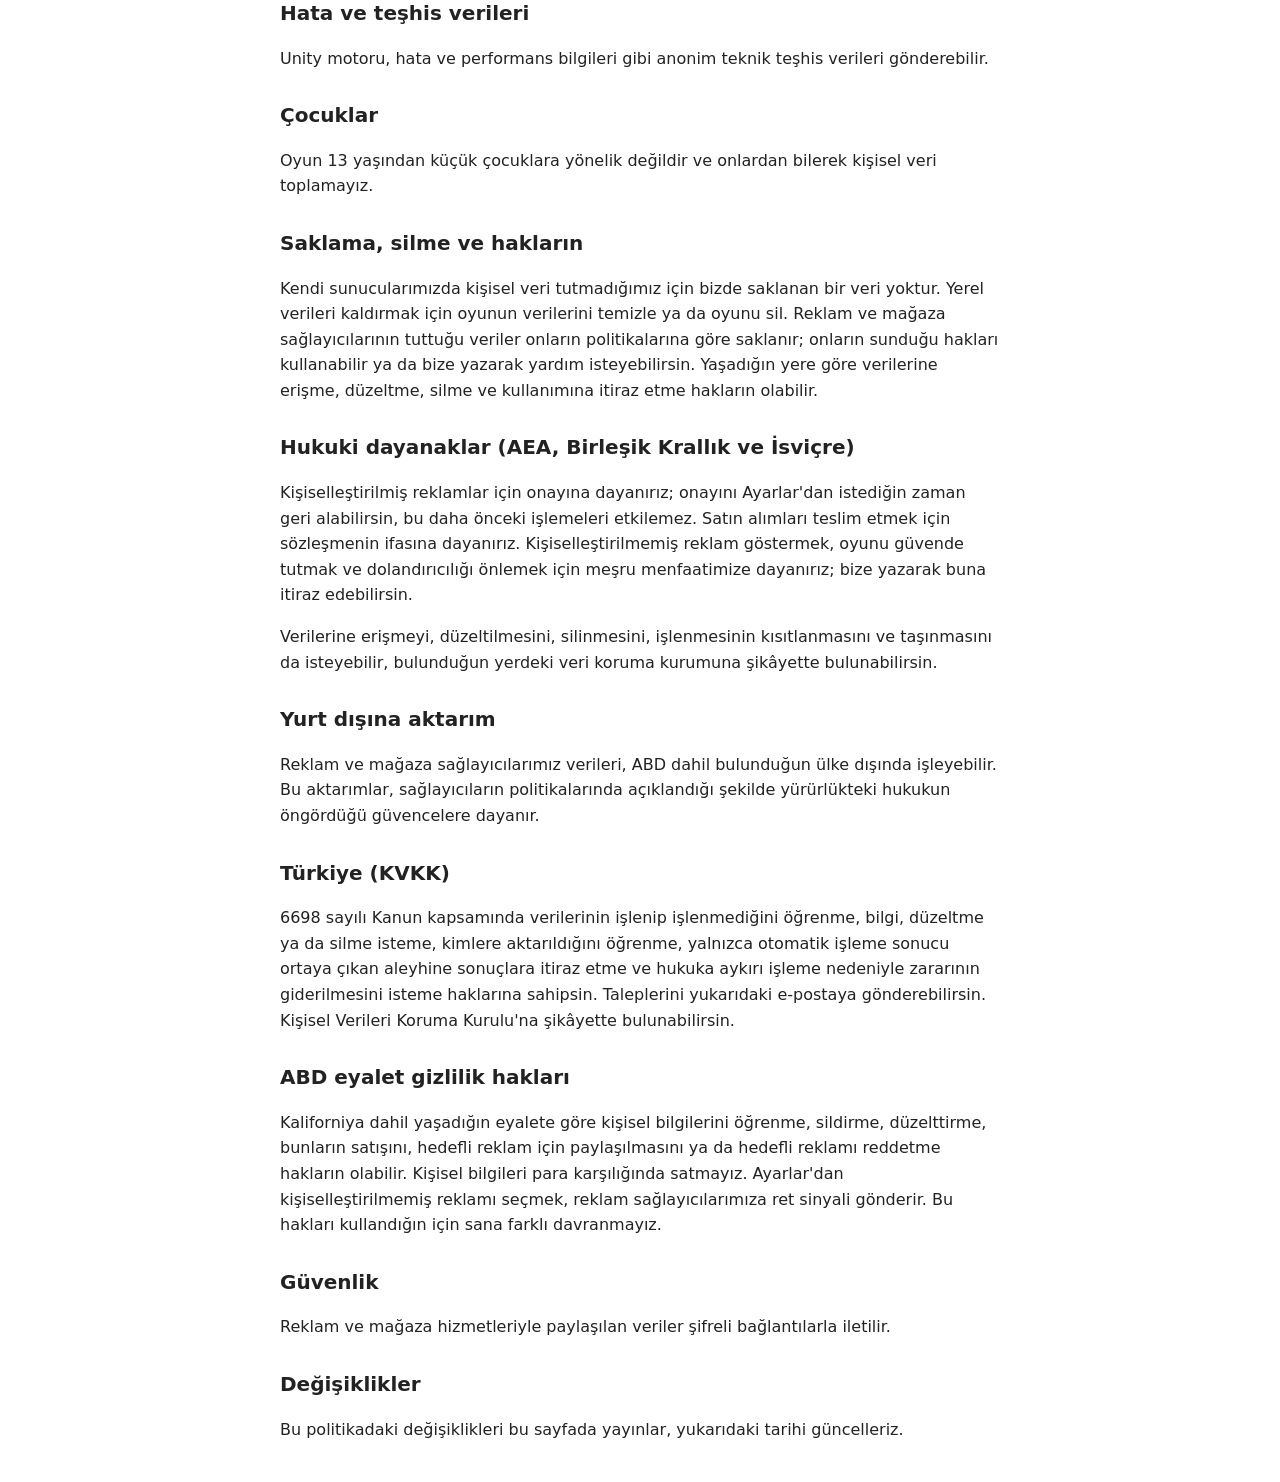
<file: privacy-policy.html>
<!doctype html>
<html lang="en">
<head>
<meta charset="utf-8">
<meta name="viewport" content="width=device-width, initial-scale=1">
<title>Clone Runner Privacy Policy</title>
<style>
  body { max-width: 720px; margin: 0 auto; padding: 24px 16px; font: 16px/1.6 system-ui, sans-serif; color: #222; background: #fff; }
  h1 { font-size: 28px; } h2 { font-size: 20px; margin-top: 28px; }
  hr { margin: 40px 0; border: 0; border-top: 1px solid #ccc; }
</style>
</head>
<body>
<h1>Clone Runner Privacy Policy</h1>
<p>Last updated: 30 October 2026</p>
<p>Clone Runner is developed by Mahmut Gazi İdacı under the Gazobella Games brand. Mahmut Gazi İdacı is the data controller for this game. This policy explains what data the game handles. Questions and data requests: <a href="mailto:fourmalgames4@gmail.com">fourmalgames4@gmail.com</a>.</p>

<h2>Data stored on your device</h2>
<p>Your nickname, level progress, coins, gems, cosmetics, settings and advertising choice are stored only on your device. The game has no user accounts and we run no server that receives this data. Deleting the game or clearing its data removes it.</p>

<h2>Advertising</h2>
<p>The game shows ads through Unity LevelPlay, with Unity Ads and ironSource as ad networks. These services may collect your device's advertising ID, IP address, device and app information, and data about ad views and clicks, in order to show ads, measure them and prevent fraud. Their use of data is governed by their own policies: <a href="https://unity.com/legal/game-player-and-app-user-privacy-policy">Unity Privacy Policy</a>.</p>
<p>On first launch you choose between personalized and non-personalized ads. You can change this at any time in Settings. You can also reset or delete your advertising ID in your Android settings.</p>

<h2>In-app purchases</h2>
<p>Purchases are processed by Google Play. We do not receive your payment details. Google shares purchase confirmations with the game so it can deliver what you bought. See the <a href="https://policies.google.com/privacy">Google Privacy Policy</a>.</p>

<h2>Crash and diagnostic data</h2>
<p>The Unity engine may send anonymous technical diagnostics, such as crash and performance information.</p>

<h2>Children</h2>
<p>The game is not directed to children under 13, and we do not knowingly collect personal data from them.</p>

<h2>Retention, deletion and your rights</h2>
<p>We hold no personal data on our own servers, so there is nothing for us to retain. To remove local data, clear the game's data or uninstall it. Data held by ad and store providers is kept under their policies; you can use the rights they offer, or contact us and we will help you reach them. Depending on where you live, you may have rights to access, correct, delete or object to the use of your data.</p>

<h2>Legal bases (EEA, UK and Switzerland)</h2>
<p>We rely on your consent for personalized ads; you can withdraw it at any time in Settings, without affecting earlier processing. We rely on the performance of a contract to deliver purchases. We rely on our legitimate interests to show non-personalized ads, keep the game secure and prevent fraud; you can object to this by contacting us.</p>
<p>You may also ask for access, correction, deletion, restriction or portability of your data, and you may complain to your local data protection authority.</p>

<h2>International transfers</h2>
<p>Our ad and store providers may process data outside your country, including in the United States. These transfers rely on the safeguards required by applicable law, as described in the providers' policies.</p>

<h2>Türkiye (KVKK)</h2>
<p>Under Law No. 6698, you may ask whether your data is processed, request information, correction or deletion, learn to whom it is transferred, object to results produced solely by automated processing, and claim compensation for unlawful processing. Send requests to the email above. You may complain to the Personal Data Protection Board (KVKK).</p>

<h2>United States state privacy rights</h2>
<p>Depending on your state, including California, you may have the right to know, delete or correct personal information, and to opt out of its sale, of its sharing for targeted advertising, or of targeted advertising itself. We do not sell personal information for money. Choosing non-personalized ads in Settings sends an opt-out signal to our ad providers. We will not treat you differently for using these rights.</p>

<h2>Security</h2>
<p>Data exchanged with the ad and store services is sent over encrypted connections.</p>

<h2>Changes</h2>
<p>We will publish any change to this policy on this page and update the date above.</p>

<hr>

<h1 lang="tr">Clone Runner Gizlilik Politikası</h1>
<div lang="tr">
<p>Son güncelleme: 30 Ekim 2026</p>
<p>Clone Runner, Gazobella Games markası altında Mahmut Gazi İdacı tarafından geliştirilmektedir. Bu oyun için veri sorumlusu Mahmut Gazi İdacı'dır. Bu politika oyunun hangi verileri işlediğini açıklar. Sorular ve veri talepleri için: <a href="mailto:fourmalgames4@gmail.com">fourmalgames4@gmail.com</a>.</p>

<h2>Cihazında saklanan veriler</h2>
<p>Takma adın, bölüm ilerlemen, altın ve elmasların, kozmetiklerin, ayarların ve reklam tercihin yalnızca cihazında saklanır. Oyunda kullanıcı hesabı yoktur ve bu verileri alan bir sunucumuz bulunmaz. Oyunu silmek ya da verilerini temizlemek bunları kaldırır.</p>

<h2>Reklamlar</h2>
<p>Oyun, Unity LevelPlay üzerinden, reklam ağı olarak Unity Ads ve ironSource ile reklam gösterir. Bu hizmetler reklam göstermek, ölçmek ve dolandırıcılığı önlemek için cihazının reklam kimliğini, IP adresini, cihaz ve uygulama bilgilerini, reklam görüntüleme ve tıklama verilerini toplayabilir. Bu verilerin kullanımı hizmetlerin kendi politikalarına tabidir: <a href="https://unity.com/legal/game-player-and-app-user-privacy-policy">Unity Gizlilik Politikası</a>.</p>
<p>İlk açılışta kişiselleştirilmiş ya da kişiselleştirilmemiş reklamdan birini seçersin. Bu tercihi Ayarlar'dan istediğin zaman değiştirebilirsin. Reklam kimliğini Android ayarlarından sıfırlayabilir ya da silebilirsin.</p>

<h2>Oyun içi satın almalar</h2>
<p>Satın almalar Google Play tarafından işlenir. Ödeme bilgilerin bize ulaşmaz. Google, aldığın ürünün teslim edilebilmesi için satın alma onayını oyuna iletir. Bkz. <a href="https://policies.google.com/privacy">Google Gizlilik Politikası</a>.</p>

<h2>Hata ve teşhis verileri</h2>
<p>Unity motoru, hata ve performans bilgileri gibi anonim teknik teşhis verileri gönderebilir.</p>

<h2>Çocuklar</h2>
<p>Oyun 13 yaşından küçük çocuklara yönelik değildir ve onlardan bilerek kişisel veri toplamayız.</p>

<h2>Saklama, silme ve hakların</h2>
<p>Kendi sunucularımızda kişisel veri tutmadığımız için bizde saklanan bir veri yoktur. Yerel verileri kaldırmak için oyunun verilerini temizle ya da oyunu sil. Reklam ve mağaza sağlayıcılarının tuttuğu veriler onların politikalarına göre saklanır; onların sunduğu hakları kullanabilir ya da bize yazarak yardım isteyebilirsin. Yaşadığın yere göre verilerine erişme, düzeltme, silme ve kullanımına itiraz etme hakların olabilir.</p>

<h2>Hukuki dayanaklar (AEA, Birleşik Krallık ve İsviçre)</h2>
<p>Kişiselleştirilmiş reklamlar için onayına dayanırız; onayını Ayarlar'dan istediğin zaman geri alabilirsin, bu daha önceki işlemeleri etkilemez. Satın alımları teslim etmek için sözleşmenin ifasına dayanırız. Kişiselleştirilmemiş reklam göstermek, oyunu güvende tutmak ve dolandırıcılığı önlemek için meşru menfaatimize dayanırız; bize yazarak buna itiraz edebilirsin.</p>
<p>Verilerine erişmeyi, düzeltilmesini, silinmesini, işlenmesinin kısıtlanmasını ve taşınmasını da isteyebilir, bulunduğun yerdeki veri koruma kurumuna şikâyette bulunabilirsin.</p>

<h2>Yurt dışına aktarım</h2>
<p>Reklam ve mağaza sağlayıcılarımız verileri, ABD dahil bulunduğun ülke dışında işleyebilir. Bu aktarımlar, sağlayıcıların politikalarında açıklandığı şekilde yürürlükteki hukukun öngördüğü güvencelere dayanır.</p>

<h2>Türkiye (KVKK)</h2>
<p>6698 sayılı Kanun kapsamında verilerinin işlenip işlenmediğini öğrenme, bilgi, düzeltme ya da silme isteme, kimlere aktarıldığını öğrenme, yalnızca otomatik işleme sonucu ortaya çıkan aleyhine sonuçlara itiraz etme ve hukuka aykırı işleme nedeniyle zararının giderilmesini isteme haklarına sahipsin. Taleplerini yukarıdaki e-postaya gönderebilirsin. Kişisel Verileri Koruma Kurulu'na şikâyette bulunabilirsin.</p>

<h2>ABD eyalet gizlilik hakları</h2>
<p>Kaliforniya dahil yaşadığın eyalete göre kişisel bilgilerini öğrenme, sildirme, düzelttirme, bunların satışını, hedefli reklam için paylaşılmasını ya da hedefli reklamı reddetme hakların olabilir. Kişisel bilgileri para karşılığında satmayız. Ayarlar'dan kişiselleştirilmemiş reklamı seçmek, reklam sağlayıcılarımıza ret sinyali gönderir. Bu hakları kullandığın için sana farklı davranmayız.</p>

<h2>Güvenlik</h2>
<p>Reklam ve mağaza hizmetleriyle paylaşılan veriler şifreli bağlantılarla iletilir.</p>

<h2>Değişiklikler</h2>
<p>Bu politikadaki değişiklikleri bu sayfada yayınlar, yukarıdaki tarihi güncelleriz.</p>
</div>
</body>
</html>
</file>
<file: os.css>
/* =========================================================
   Gazobella OS — gece (varsayılan) ve gündüz temaları
   ========================================================= */
:root{
  --accent:#ffcf4a;--accent-2:#ffb23f;--accent-ink:#1d1430;
  --teal:#4fd6c4;--green:#5fe08a;--pink:#ff6f9a;--violet:#9b7bff;--orange:#ff9f55;--blue:#6f8bff;--lilac:#c9b8ff;--slate:#8b84a8;
  --sky-a:#0f0a24;--sky-b:#261552;--sky-c:#4a1f6e;
  --glow-1:rgba(173,92,255,.55);--glow-2:rgba(255,92,160,.35);--glow-3:rgba(255,170,70,.28);--glow-4:rgba(80,120,255,.3);
  --leaf-1:#1a0f33;--leaf-2:#241446;
  --cube-top:#7d5ce0;--cube-left:#4b2f9a;--cube-right:#35206f;
  --glass:rgba(32,20,64,.62);--glass-strong:rgba(26,16,54,.82);--glass-hi:rgba(255,255,255,.07);--glass-hi2:rgba(255,255,255,.12);
  --line:rgba(255,255,255,.13);--line-strong:rgba(255,255,255,.22);
  --text:#f4f0ff;--muted:#bcb0e0;--faint:#8f84b5;
  --term:rgba(14,8,32,.72);--date:#ffcf4a;
  --shadow:0 18px 50px rgba(6,2,20,.55),0 2px 0 rgba(255,255,255,.04) inset;
  --mon-a:#7e5ae6;--mon-b:#4a2f9e;--desk-a:#2b1a52;--desk-b:#160c30;--desk-edge:#4b3388;
  --hello:#f1eaff;--hello-2:#ffb7e0;
  --focus:#ffcf4a;
  --r-win:22px;--r-md:14px;
  color-scheme:dark;
}
:root[data-theme="day"]{
  --accent:#ffc83a;--accent-2:#ffab2e;--accent-ink:#22163d;
  --teal:#1fb3a1;--green:#2fbf68;--pink:#f0567f;--violet:#7a58f0;--orange:#f2873a;--blue:#4f6ff0;--lilac:#a68ef5;--slate:#7a7398;
  --sky-a:#f3eeff;--sky-b:#e3d8ff;--sky-c:#f9dcef;
  --glow-1:rgba(160,120,255,.35);--glow-2:rgba(255,140,190,.35);--glow-3:rgba(255,200,110,.4);--glow-4:rgba(120,170,255,.3);
  --leaf-1:#cdbdf5;--leaf-2:#dccff8;
  --cube-top:#c9b6ff;--cube-left:#a28be8;--cube-right:#8a71d8;
  --glass:rgba(255,255,255,.62);--glass-strong:rgba(255,255,255,.9);--glass-hi:rgba(90,60,170,.06);--glass-hi2:rgba(90,60,170,.11);
  --line:rgba(70,40,140,.14);--line-strong:rgba(70,40,140,.24);
  --text:#21173d;--muted:#564b78;--faint:#766c98;
  --term:rgba(255,255,255,.72);--date:#94580a;
  --shadow:0 18px 44px rgba(80,50,160,.18),0 1px 0 rgba(255,255,255,.6) inset;
  --mon-a:#9d82f5;--mon-b:#6b4fd0;--desk-a:#bfaef0;--desk-b:#a08ade;--desk-edge:#d8ccfa;
  --hello:#2a1b52;--hello-2:#b0307a;
  --focus:#6a3fe0;
  color-scheme:light;
}
*{box-sizing:border-box}
html,body{margin:0;height:100%}
body{background:var(--sky-a);color:var(--text);font-family:system-ui,-apple-system,"Segoe UI",Roboto,sans-serif;font-size:14px;line-height:1.5;overflow:hidden;-webkit-font-smoothing:antialiased}
button{font:inherit;color:inherit;background:none;border:0;cursor:pointer;padding:0}
img{display:block;max-width:100%}
svg{fill:none;stroke:currentColor;stroke-width:1.9;stroke-linecap:round;stroke-linejoin:round}
.ico{width:18px;height:18px;flex:none}
.mono{font-family:ui-monospace,"Cascadia Mono",Consolas,"Courier New",monospace;font-size:13px}
.sr{position:absolute;width:1px;height:1px;overflow:hidden;clip:rect(0 0 0 0);white-space:nowrap}
:focus-visible{outline:2px solid var(--focus);outline-offset:2px;border-radius:10px}
[hidden]{display:none!important}
/* EN seçiliyken çeviri uygulanana dek gizle (JS çalışmazsa 1.5 sn sonra yine görünür) */
html.l10n-wait body{visibility:hidden;animation:l10n-show 0s 1.5s forwards!important}
@keyframes l10n-show{to{visibility:visible}}

/* ---------- açılış ---------- */
#boot{position:fixed;inset:0;z-index:9999;background:radial-gradient(circle at 50% 40%,#2a1858,#0d0820 70%);color:#f4f0ff;display:flex;align-items:center;justify-content:center;cursor:pointer;transition:opacity .35s}
#boot.off{opacity:0;pointer-events:none}
#boot div{width:min(320px,80vw);display:flex;flex-direction:column;gap:10px;font-family:ui-monospace,Consolas,monospace}
#boot b{color:#ffcf4a;font-size:18px;display:flex;align-items:center}
#boot i{height:10px;border-radius:99px;background:rgba(255,255,255,.12);display:block;overflow:hidden}
#boot em{display:block;height:100%;width:0;background:linear-gradient(90deg,#ffcf4a,#ff6f9a);border-radius:99px;transition:width .2s}
#boot small{color:#8f84b5}
.gg{display:inline-flex;align-items:center;justify-content:center;flex:none;width:34px;height:34px;background:linear-gradient(145deg,#ffd95e,#ffb73a);color:#1d1430;border-radius:10px;box-shadow:0 4px 14px rgba(255,190,60,.35),inset 0 -2px 0 rgba(0,0,0,.12);font-family:Georgia,serif;font-weight:700;font-size:15px;letter-spacing:-1px;line-height:1}
#boot .gg{width:44px;height:44px;font-size:20px;margin-right:12px}

/* ---------- duvar kâğıdı ---------- */
.wall{position:fixed;inset:0;z-index:0;overflow:hidden;background:linear-gradient(180deg,var(--sky-a) 0%,var(--sky-b) 55%,var(--sky-c) 100%)}
.glow{position:absolute;border-radius:50%;filter:blur(70px)}
.g1{width:46vw;height:46vw;left:-12vw;top:30vh;background:var(--glow-1)}
.g2{width:36vw;height:36vw;left:22vw;bottom:-18vw;background:var(--glow-2)}
.g3{width:34vw;height:34vw;right:-6vw;bottom:-6vw;background:var(--glow-3)}
.g4{width:30vw;height:30vw;right:14vw;top:-12vw;background:var(--glow-4)}
.cubes{position:absolute;inset:0}
.cube{position:absolute;left:var(--x);top:var(--y);width:var(--s);height:var(--s);stroke:none;opacity:.75;transform:rotate(var(--r));animation:drift var(--d) ease-in-out infinite alternate;filter:drop-shadow(0 10px 18px rgba(0,0,0,.25))}
.cube:nth-child(2n){animation-direction:alternate-reverse;opacity:.55}
@keyframes drift{0%{transform:translate(0,0) rotate(var(--r))}50%{transform:translate(14px,-22px) rotate(calc(var(--r) + 8deg))}100%{transform:translate(-10px,12px) rotate(calc(var(--r) - 6deg))}}
.leaves{position:absolute;inset:0;width:100%;height:100%;stroke:none}
.lf1{fill:var(--leaf-1)}.lf2{fill:var(--leaf-2)}
#paint{position:absolute;inset:0;width:100%;height:100%;pointer-events:none;touch-action:none}
body.painting #paint{pointer-events:auto;cursor:crosshair}

/* ---------- üst çubuk ---------- */
.bar{position:fixed;top:14px;left:14px;right:14px;height:58px;z-index:5000;display:flex;align-items:center;gap:16px;padding:0 10px 0 12px;background:var(--glass);backdrop-filter:blur(18px) saturate(140%);-webkit-backdrop-filter:blur(18px) saturate(140%);border:1px solid var(--line);border-radius:20px;box-shadow:var(--shadow)}
.brand{display:flex;align-items:center;gap:10px;font-weight:700;font-size:16px;padding:4px 8px 4px 2px;border-radius:12px;white-space:nowrap}
.brand:hover .brand-name{color:var(--accent)}
:root[data-theme="day"] .brand:hover .brand-name{color:var(--violet)}
.search{position:relative;flex:1 1 auto;max-width:440px;display:flex;align-items:center}
.search>.ico{position:absolute;left:14px;color:var(--muted);pointer-events:none}
.search input{width:100%;height:40px;border-radius:14px;border:1px solid var(--line);background:var(--glass-hi);color:var(--text);font:inherit;padding:0 40px 0 42px;outline:none;transition:border-color .15s,background .15s}
.search input::placeholder{color:var(--muted)}
.search input:focus{border-color:var(--accent);background:var(--glass-hi2)}
.search input::-webkit-search-cancel-button{display:none}
.search kbd{position:absolute;right:10px;font:600 11px/1 ui-monospace,Consolas,monospace;color:var(--muted);border:1px solid var(--line-strong);border-radius:6px;padding:4px 6px}
.bar-right{margin-left:auto;display:flex;align-items:center;gap:6px}
.icon-btn{position:relative;width:40px;height:40px;border-radius:12px;display:flex;align-items:center;justify-content:center;color:var(--text);transition:background .15s}
.icon-btn:hover{background:var(--glass-hi2)}
.icon-btn .ico{width:20px;height:20px}
.icon-btn .dot{position:absolute;top:8px;right:9px;width:9px;height:9px;border-radius:50%;background:#ff4d5e;box-shadow:0 0 0 2px var(--glass-strong)}
#theme{background:var(--glass-hi2);border-radius:50%}
#theme .i-sun{display:none}
:root[data-theme="day"] #theme .i-sun{display:block}
:root[data-theme="day"] #theme .i-moon{display:none}
#theme .i-moon{fill:var(--lilac);stroke:var(--lilac)}
#roller[aria-pressed="true"]{background:var(--accent);color:var(--accent-ink)}
.lang{display:flex;align-items:center;gap:2px;padding:3px;margin-left:2px;border-radius:99px;background:var(--glass-hi2);border:1px solid var(--line);flex:none}
.lang button{min-width:32px;height:30px;padding:0 7px;border-radius:99px;font:700 11.5px/1 ui-monospace,Consolas,monospace;letter-spacing:.04em;color:var(--muted);transition:background .15s,color .15s}
.lang button:hover{color:var(--text)}
.lang button[aria-pressed="true"]{background:var(--accent);color:var(--accent-ink)}
.links{display:flex;align-items:center;margin:0 6px}
.links button{padding:6px 12px;font-weight:500;border-radius:10px;position:relative}
.links button+button::before{content:"";position:absolute;left:0;top:9px;bottom:9px;width:1px;background:var(--line-strong)}
.links button:hover{color:var(--accent)}
:root[data-theme="day"] .links button:hover{color:var(--violet)}
#clock{font:500 13px ui-monospace,Consolas,monospace;color:var(--muted);padding:0 6px}

/* popover'lar */
.pop{position:absolute;top:calc(100% + 10px);background:var(--glass-strong);backdrop-filter:blur(22px);-webkit-backdrop-filter:blur(22px);border:1px solid var(--line);border-radius:16px;box-shadow:var(--shadow);z-index:6000;margin:0;padding:6px;list-style:none}
.q-list{left:0;right:0;max-height:360px;overflow:auto}
.q-list li{display:flex;align-items:center;gap:10px;padding:7px 8px;border-radius:10px;cursor:pointer}
.q-list li[aria-selected="true"],.q-list li:hover{background:var(--glass-hi2)}
.q-list li .t{display:flex;flex-direction:column;line-height:1.25}
.q-list li small{color:var(--muted)}
.q-list .empty{color:var(--muted);cursor:default;padding:10px}
.q-list .empty:hover{background:none}
.tile{width:30px;height:30px;flex:none;border-radius:9px;display:flex;align-items:center;justify-content:center;background:var(--c,var(--violet));color:#1d1430}
.tile svg{width:17px;height:17px}
.pop-wrap{position:relative}
.notes{right:-8px;width:320px;padding:10px}
.pop-h{margin:2px 6px 8px;font-weight:700;font-size:13px}
.notes ul{list-style:none;margin:0;padding:0;display:flex;flex-direction:column;gap:2px}
.notes li{display:flex;gap:10px;padding:7px 6px;border-radius:10px;font-size:13px;line-height:1.35}
.notes li b{font:600 12px ui-monospace,Consolas,monospace;color:var(--date);flex:none;padding-top:1px}
.notes li.new{background:var(--glass-hi)}
.pop-more{margin-top:6px;width:100%;display:flex;justify-content:center;align-items:center;gap:4px;padding:8px;border-radius:10px;font-weight:600;font-size:13px;background:var(--glass-hi)}
.pop-more:hover{background:var(--glass-hi2)}
.pop-more .ico{width:15px;height:15px}

/* boya araç çubuğu */
.paintbar{position:fixed;top:84px;left:50%;transform:translateX(-50%);z-index:5100;display:flex;align-items:center;gap:8px;padding:8px 10px 8px 16px;background:var(--glass-strong);backdrop-filter:blur(18px);-webkit-backdrop-filter:blur(18px);border:1px solid var(--line);border-radius:99px;box-shadow:var(--shadow)}
.pb-t{font-weight:700;font-size:13px;margin-right:4px}
.sw{width:26px;height:26px;border-radius:50%;background:var(--c);border:2px solid rgba(255,255,255,.5)}
.sw.on{box-shadow:0 0 0 3px var(--glass-strong),0 0 0 5px var(--c)}
.pb-btn{padding:6px 14px;border-radius:99px;font-weight:600;font-size:13px;background:var(--glass-hi2)}
.pb-btn.on{background:var(--accent);color:var(--accent-ink)}

/* ---------- sol dock ---------- */
.side{position:fixed;left:14px;top:86px;bottom:14px;width:96px;z-index:4500;display:flex;flex-direction:column;align-items:center;gap:4px;padding:10px 6px;background:var(--glass);backdrop-filter:blur(18px) saturate(140%);-webkit-backdrop-filter:blur(18px) saturate(140%);border:1px solid var(--line);border-radius:22px;box-shadow:var(--shadow);overflow-y:auto;scrollbar-width:none}
.side::-webkit-scrollbar{display:none}
.ic{position:relative;width:82px;flex:none;display:flex;flex-direction:column;align-items:center;gap:4px;padding:7px 2px 6px;border-radius:16px;font-size:11.5px;font-weight:500;line-height:1.15;text-align:center;color:var(--text);transition:background .15s}
.ic:hover{background:var(--glass-hi2)}
.ic i{width:40px;height:40px;border-radius:12px;display:flex;align-items:center;justify-content:center;background:var(--c);color:#1d1430;box-shadow:0 6px 14px rgba(0,0,0,.22),inset 0 -2px 0 rgba(0,0,0,.15);transition:transform .15s}
.ic i svg{width:22px;height:22px}
.ic:hover i{transform:translateY(-2px)}
.ic.home{background:linear-gradient(160deg,#ffd95e,#ffb73a);color:#1d1430;font-weight:700;padding:10px 2px 8px;box-shadow:0 8px 22px rgba(255,190,60,.3)}
.ic.home i{background:none;box-shadow:none;width:34px;height:34px}
.ic.home i svg{width:28px;height:28px;stroke-width:2.2}
.ic.open::after{content:"";position:absolute;left:4px;top:24px;width:4px;height:14px;border-radius:4px;background:var(--c)}
@media (max-height:820px) and (min-width:761px){
  .ic{padding:4px 2px;font-size:11px}
  .ic i{width:34px;height:34px;border-radius:10px}
  .ic i svg{width:19px;height:19px}
  .ic.home{padding:7px 2px 6px}
  .ic.open::after{top:20px;height:12px}
}
@media (max-height:760px) and (min-width:761px){
  .side{gap:1px;padding:8px 6px}
  .ic{padding:3px 2px;font-size:10.5px;white-space:nowrap;gap:2px}
  .ic i{width:30px;height:30px;border-radius:9px}
  .ic i svg{width:17px;height:17px}
  .ic.home{padding:5px 2px 4px}
  .ic.home i{width:26px;height:26px}
  .ic.home i svg{width:22px;height:22px}
  .ic.open::after{top:12px}
}

/* ---------- masaüstü ve pencereler ---------- */
.desk{position:fixed;top:86px;left:124px;right:14px;bottom:76px;z-index:10;pointer-events:none}
.win{position:absolute;pointer-events:auto;display:flex;flex-direction:column;min-width:0;background:var(--glass);backdrop-filter:blur(20px) saturate(140%);-webkit-backdrop-filter:blur(20px) saturate(140%);border:1px solid var(--line);border-radius:var(--r-win);box-shadow:var(--shadow);animation:pop .18s ease-out;overflow:hidden}
.win:focus{outline:none}
.win.active{border-color:var(--line-strong);box-shadow:var(--shadow),0 0 0 1px rgba(255,207,74,.18)}
.win.max{left:0!important;top:0!important;width:100%!important;height:100%!important;max-height:none!important}
@keyframes pop{from{transform:translateY(6px) scale(.97);opacity:0}}
.tb{flex:none;display:flex;justify-content:space-between;align-items:center;gap:10px;padding:10px 10px 8px 14px;cursor:grab;user-select:none;touch-action:none}
.tb:active{cursor:grabbing}
.tt{display:flex;align-items:center;gap:10px;min-width:0;font-weight:700;font-size:14px}
.tt>span{white-space:nowrap;overflow:hidden;text-overflow:ellipsis}
.wic{width:26px;height:26px;flex:none;border-radius:8px;display:flex;align-items:center;justify-content:center;background:var(--c);color:#1d1430}
.wic svg{width:16px;height:16px;stroke-width:2.1}
.win:not(.active) .tt{opacity:.75}
.ctl{display:flex;gap:2px;flex:none}
.ctl button{width:30px;height:28px;border-radius:9px;display:flex;align-items:center;justify-content:center;color:var(--muted)}
.ctl button svg{width:16px;height:16px}
.ctl button:hover{background:var(--glass-hi2);color:var(--text)}
.ctl [data-close]:hover{background:#ff5d73;color:#fff}
.bd{flex:1 1 auto;min-height:0;padding:4px 14px 14px;overflow:auto;scrollbar-width:thin;scrollbar-color:var(--line-strong) transparent}
.ft{flex:none;padding:10px 14px 12px;border-top:1px solid var(--line)}
.bd h2{font-size:24px;font-weight:800;letter-spacing:-.01em;margin:12px 0 6px;line-height:1.15}
.bd p{margin:0 0 10px;color:var(--text)}
.bd>p:not(.tags):not(.note):not(.mailhead){color:var(--muted)}
.win#w-about .bd>p,.win#w-locked .bd>p{color:var(--text)}
.note{font-size:12px;color:var(--faint)!important;margin-top:10px}

/* görseller */
.hero{display:block;position:relative;border-radius:16px;overflow:hidden;border:1px solid var(--line);background:linear-gradient(135deg,#3a2470,#1c1240);aspect-ratio:16/9;max-height:clamp(140px,26vh,260px);width:100%}
.hero img{width:100%;height:100%;object-fit:cover;transition:transform .35s}
.hero:hover img{transform:scale(1.03)}
.hero.shot{aspect-ratio:auto;height:clamp(140px,24vh,220px)}
.hero.shot img{object-position:center 35%}
.missing{display:flex;align-items:center;justify-content:center}
.missing img{visibility:hidden;position:absolute}
.missing::after{content:"görsel yakında";font:600 12px ui-monospace,Consolas,monospace;color:#cbbcf5;opacity:.8}
:root[lang="en"] .missing::after{content:"image coming soon"}
.tags{display:flex;flex-wrap:wrap;gap:6px;margin:12px 0 14px!important}
.tags span{font-size:12px;font-weight:500;padding:4px 11px;border-radius:99px;background:var(--glass-hi);border:1px solid var(--line);color:var(--text)}
.tags .st{background:rgba(255,207,74,.14);border-color:rgba(255,207,74,.55);color:var(--accent);font-weight:600}
:root[data-theme="day"] .tags .st{background:#fff2c8;border-color:#e5b53a;color:#6a4300}
.cta,.btn{display:inline-flex;align-items:center;gap:9px;text-decoration:none;font-weight:700;border-radius:99px;transition:transform .15s,box-shadow .15s,filter .15s}
.cta{padding:12px 22px;font-size:14px;color:#fff;background:linear-gradient(120deg,#6d4dff,#9a5cff 55%,#c463ff);box-shadow:0 10px 26px rgba(120,80,255,.4)}
.cta:hover:not([disabled]){transform:translateY(-1px);filter:brightness(1.08)}
.cta[disabled]{cursor:not-allowed;color:var(--muted);background:var(--glass-hi2);border:1px dashed var(--line-strong);box-shadow:none}
.cta.small{padding:9px 18px;font-size:13px}
.btn{padding:8px 16px;font-size:13px;background:var(--glass-hi2);border:1px solid var(--line);color:var(--text)}
.btn:hover{background:var(--accent);color:var(--accent-ink)}
.btn .ico{width:16px;height:16px}
.gal{display:flex;gap:8px;margin-top:12px;overflow-x:auto;padding-bottom:6px;scroll-snap-type:x proximity;scrollbar-width:thin;scrollbar-color:var(--line-strong) transparent}
.gal a{flex:0 0 31%;aspect-ratio:3/4;scroll-snap-align:start;border-radius:12px;overflow:hidden;border:1px solid var(--line);background:linear-gradient(135deg,#3a2470,#1c1240);position:relative}
.gal.wide{margin-top:16px}
.gal.wide a{flex-basis:44%;aspect-ratio:16/9}
.gal img{width:100%;height:100%;object-fit:cover;transition:transform .25s}
.gal a:hover img{transform:scale(1.06)}
.gal a:hover,.hero:hover{border-color:var(--accent)}

/* terminal */
.term{background:var(--term)}
.log{padding-top:8px}
.log p{display:grid;grid-template-columns:auto 1fr;gap:4px 10px;margin:0 0 14px;color:var(--text)!important;line-height:1.5}
.log p b{color:var(--date);font-weight:700}
.log p b::after{content:" —";color:var(--faint);font-weight:400}
.log .prompt{display:block;color:var(--muted)!important}
.cur{animation:blink 1s steps(1) infinite;color:var(--accent)}
:root[data-theme="day"] .cur{color:var(--violet)}
@keyframes blink{50%{opacity:0}}
#w-trash .bd p{color:var(--text)}
#w-trash small{color:var(--faint)}

/* oyun listesi */
.filters{display:flex;gap:8px;margin:6px 0 12px}
.filters button{padding:6px 16px;border-radius:99px;font-size:13px;font-weight:600;border:1px solid var(--line-strong);color:var(--text)}
.filters button:hover{background:var(--glass-hi2)}
.filters button.on{background:var(--accent);border-color:var(--accent);color:var(--accent-ink)}
.list{list-style:none;margin:0;padding:0;display:flex;flex-direction:column;gap:8px}
.list button{width:100%;display:flex;gap:12px;align-items:center;text-align:left;padding:9px 12px 9px 9px;border-radius:14px;background:var(--glass-hi);border:1px solid var(--line);transition:background .15s,transform .15s}
.list button:hover{background:var(--glass-hi2);transform:translateX(2px)}
.list i{width:40px;height:40px;border-radius:11px;display:flex;align-items:center;justify-content:center;font-style:normal;font-weight:800;font-size:14px;flex:none;background:var(--c);color:#1d1430;font-family:ui-monospace,Consolas,monospace}
.list span{flex:1;min-width:0;line-height:1.3}
.list b{font-size:15px}
.list small{display:block;color:var(--muted);font-size:12px}
.chev{width:18px;height:18px;color:var(--muted);flex:none}
.files{margin:0 0 14px;padding-left:18px;color:var(--text)}
.files li{margin:3px 0}
.files small{color:var(--muted)}
.mailhead{padding:10px 12px;border-radius:12px;background:var(--glass-hi);border:1px solid var(--line)}
.alert{border-color:rgba(255,93,115,.45)}
.alert .bd b{color:#ff7d8f}
:root[data-theme="day"] .alert .bd b{color:#c0213b}

/* ---------- görev çubuğu ---------- */
.dock{position:fixed;left:50%;bottom:14px;transform:translateX(-50%);z-index:4800;display:flex;gap:4px;padding:6px;max-width:min(46vw,640px);overflow-x:auto;scrollbar-width:none;background:var(--glass);backdrop-filter:blur(18px) saturate(140%);-webkit-backdrop-filter:blur(18px) saturate(140%);border:1px solid var(--line);border-radius:99px;box-shadow:var(--shadow)}
.dock::-webkit-scrollbar{display:none}
.dock button{display:flex;align-items:center;gap:8px;padding:5px 12px 5px 5px;border-radius:99px;font-size:12.5px;font-weight:600;white-space:nowrap;transition:background .15s,opacity .15s}
.dock button:hover{background:var(--glass-hi2)}
.dock button .tile{width:26px;height:26px;border-radius:8px}
.dock button .tile svg{width:15px;height:15px}
.dock button.on{background:var(--glass-hi2);box-shadow:inset 0 0 0 1px var(--line-strong)}
.dock button.min{opacity:.55}
.dock:empty{display:none}

/* ---------- maskot ---------- */
.mascot{position:fixed;right:20px;bottom:16px;z-index:5;width:clamp(250px,min(27vw,50vh),400px);display:flex;flex-direction:column;align-items:flex-end;pointer-events:none}
.mon-btn{pointer-events:auto;display:block;width:100%;border-radius:20px;cursor:pointer}
.mon-btn:focus-visible{outline-offset:-4px}
.scene{display:block;width:100%;height:auto;stroke:none}
#face rect{stroke:none}
.mon-btn:hover #face{filter:url(#m-glow) brightness(1.15)}
.steam{animation:steam 3s ease-in-out infinite}
@keyframes steam{0%,100%{opacity:.2;transform:translateY(2px)}50%{opacity:.9;transform:translateY(-3px)}}
.screen-glow{animation:flick 6s ease-in-out infinite}
@keyframes flick{0%,100%{opacity:.06}48%{opacity:.1}50%{opacity:.03}52%{opacity:.1}}
.hello{position:absolute;right:4%;bottom:6%;margin:0;font-family:"Pixelify Sans",ui-monospace,Consolas,monospace;font-weight:700;font-size:clamp(28px,min(3.4vw,6.2vh),54px);line-height:1;white-space:nowrap;letter-spacing:.01em;color:var(--hello);text-shadow:0 3px 0 rgba(0,0,0,.25),0 0 22px rgba(190,140,255,.35)}
.hello span{background:linear-gradient(90deg,var(--hello) 0 45%,var(--hello-2) 60%);-webkit-background-clip:text;background-clip:text;-webkit-text-fill-color:transparent}
.uline{position:absolute;left:30%;right:-2%;bottom:-.42em;width:72%;height:.42em;overflow:visible;stroke:none}
.uline path{stroke-dasharray:420;stroke-dashoffset:0;animation:draw 1.2s .6s ease-out backwards}
@keyframes draw{from{stroke-dashoffset:420}}
.bubble{position:absolute;right:24%;top:-6px;transform:translateY(-100%);max-width:260px;margin:0;padding:10px 14px;border-radius:16px 16px 4px 16px;background:var(--glass-strong);border:1px solid var(--line-strong);box-shadow:var(--shadow);font-size:13px;font-weight:500;color:var(--text);opacity:0;transition:opacity .25s,transform .25s;z-index:20;pointer-events:none}
.bubble.show{opacity:1;transform:translateY(calc(-100% - 6px))}

/* ---------- lightbox ---------- */
#lb{position:fixed;inset:0;z-index:8000;background:rgba(10,6,24,.9);backdrop-filter:blur(8px);-webkit-backdrop-filter:blur(8px);display:flex;align-items:center;justify-content:center}
#lb figure{margin:0;display:flex;flex-direction:column;align-items:center;gap:10px;max-width:86vw}
#lb img{max-width:86vw;max-height:80vh;border-radius:14px;box-shadow:0 20px 60px rgba(0,0,0,.6);border:1px solid rgba(255,255,255,.15)}
#lb figcaption{display:flex;gap:14px;color:#e6defc;font-size:13px;text-align:center}
#lb-n{color:#a99cd4;font-family:ui-monospace,Consolas,monospace}
.lb-btn{position:absolute;width:48px;height:48px;border-radius:50%;display:flex;align-items:center;justify-content:center;background:rgba(255,255,255,.1);color:#fff;border:1px solid rgba(255,255,255,.2)}
.lb-btn:hover{background:#ffcf4a;color:#1d1430}
.lb-btn svg{width:22px;height:22px}
.lb-prev{left:20px;top:50%;margin-top:-24px}
.lb-next{right:20px;top:50%;margin-top:-24px}
.lb-close{right:20px;top:20px}

/* ---------- dar masaüstü ---------- */
@media (max-width:1180px) and (min-width:761px){
  .links,#clock{display:none}
  .dock{left:124px;transform:none;max-width:calc(100vw - 124px - 300px)}
}

/* ---------- mobil: tek sütun ---------- */
@media (max-width:760px){
  body{overflow-x:hidden;overflow-y:auto;height:auto;min-height:100%}
  .bar{position:relative;top:auto;left:auto;right:auto;margin:12px 12px 0;height:auto;flex-wrap:wrap;gap:8px;padding:8px 8px 10px 10px}
  .brand{font-size:15px}
  .bar-right{gap:2px}
  .links,#clock,#roller,.search kbd{display:none}
  .search{order:3;flex:1 0 100%;max-width:none}
  .search input{padding-right:14px}
  .notes{position:fixed;left:12px;right:12px;top:70px;width:auto}
  .side{position:sticky;top:0;left:auto;bottom:auto;width:auto;margin:10px 0 0;flex-direction:row;gap:4px;padding:8px 12px;border-radius:0;border-left:0;border-right:0;overflow-x:auto;overflow-y:hidden}
  .ic{width:74px}
  .ic.open::after{left:50%;top:auto;bottom:1px;width:14px;height:3px;margin-left:-7px}
  .desk{position:relative;top:auto;left:auto;right:auto;bottom:auto;padding:14px 12px 10px;pointer-events:auto}
  .win{position:relative!important;left:auto!important;top:auto!important;width:auto!important;height:auto!important;max-height:none!important;margin-bottom:16px;scroll-margin-top:90px}
  .tb{cursor:default}
  .ctl [data-max],.ctl [data-min]{display:none}
  .bd{overflow:visible}
  .hero{max-height:none}
  .gal a{flex-basis:40%}
  .gal.wide a{flex-basis:70%}
  .dock{display:none}
  .mascot{position:relative;right:auto;bottom:auto;width:min(340px,86vw);margin:4px auto 24px}
  .hello{font-size:clamp(26px,8.5vw,40px)}
  .mascot{padding-top:64px}
  .bubble,.bubble.show{top:0;right:8%;transform:none}
  .lb-prev{left:8px}.lb-next{right:8px}
  .lb-btn{width:42px;height:42px;background:rgba(20,12,40,.7)}
}
@media (prefers-reduced-motion:reduce){
  *,*::before,*::after{animation:none!important;transition:none!important}
}

.clip{display:block;width:100%;height:auto;aspect-ratio:16/9;margin-top:12px;border-radius:14px;border:1px solid var(--line);background:#000}
</file>
